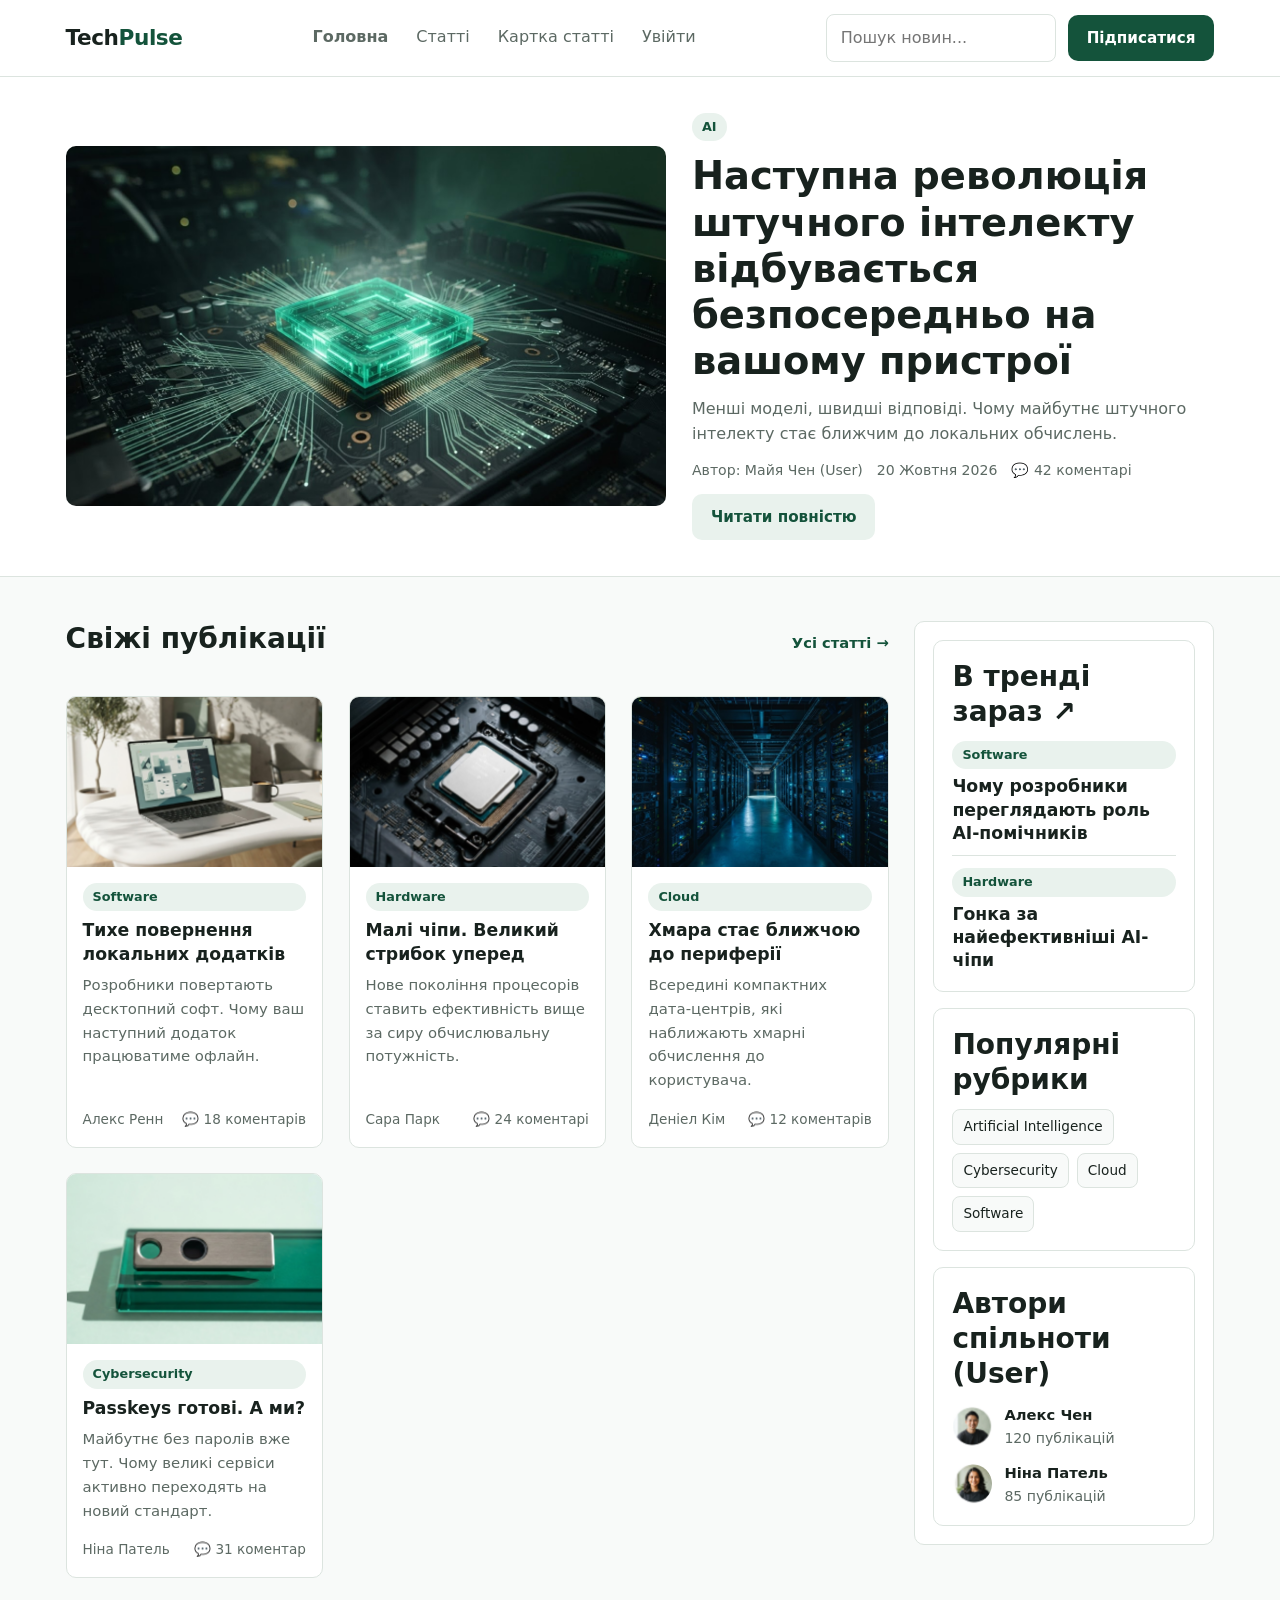
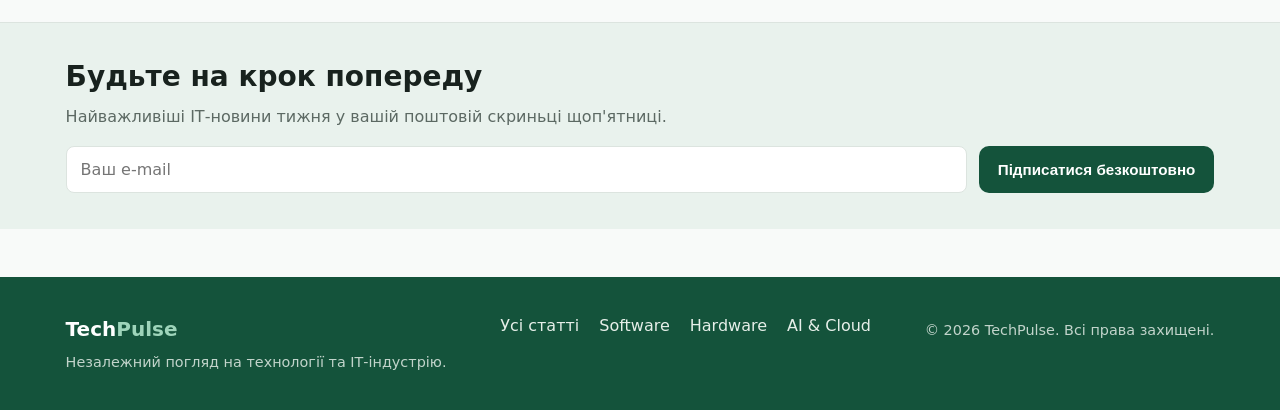
<file: src/index.html>
<!DOCTYPE html>
<html lang="uk">
<head>
  <meta charset="UTF-8">
  <meta name="viewport" content="width=device-width, initial-scale=1">
  <title>TechPulse — Портал новин ІТ-галузі</title>
  <link rel="stylesheet" href="css/style.css">
</head>
<body>
  <!-- Шапка сайту -->
  <header class="header">
    <div class="container header__inner">
      <a class="logo" href="index.html">Tech<span>Pulse</span></a>
      <nav class="nav" aria-label="Головне меню">
        <ul class="nav__list">
          <li><a class="nav__link nav__link--active" href="index.html">Головна</a></li>
          <li><a class="nav__link" href="pages/catalog.html">Статті</a></li>
          <li><a class="nav__link" href="pages/article.html">Картка статті</a></li>
          <li><a class="nav__link" href="pages/login.html">Увійти</a></li>
        </ul>
      </nav>
      <div class="header__actions">
        <form class="search-form" action="pages/catalog.html" method="get">
          <input class="search-form__input" type="search" name="q" placeholder="Пошук новин..." aria-label="Пошук новин">
        </form>
        <a class="btn btn--primary" href="#subscribe">Підписатися</a>
      </div>
    </div>
  </header>

  <main class="main">
    <!-- Hero Section: Головна новина дня -->
    <section class="hero">
      <div class="container hero__inner">
        <article class="hero-card">
          <img class="hero-card__img" src="assets/img/hero-ai.png" alt="Нова революція штучного інтелекту" width="1200" height="500">
          <div class="hero-card__content">
            <span class="badge badge--rubric">AI</span>
            <h1 class="hero-card__title">Наступна революція штучного інтелекту відбувається безпосередньо на вашому пристрої</h1>
            <p class="hero-card__text">Менші моделі, швидші відповіді. Чому майбутнє штучного інтелекту стає ближчим до локальних обчислень.</p>
            <div class="hero-card__meta">
              <span class="author">Автор: Майя Чен (User)</span>
              <time datetime="2026-10-20">20 Жовтня 2026</time>
              <span class="comments-count">💬 42 коментарі</span>
            </div>
            <a class="btn btn--secondary" href="pages/article.html">Читати повністю</a>
          </div>
        </article>
      </div>
    </section>

    <!-- Основний блок новин із сайдбаром -->
    <section class="section container workspace">
      <!-- Центральна стрічка новин -->
      <div class="workspace__center">
        <div class="section__header">
          <h2 class="section__title">Свіжі публікації</h2>
          <a class="section__link" href="pages/catalog.html">Усі статті &rarr;</a>
        </div>

        <div class="cards">
          <!-- Стаття 1 -->
          <article class="card">
            <img class="card__img" src="assets/img/article-app.png" alt="Тихе повернення локальних додатків" width="320" height="200">
            <div class="card__body">
              <span class="badge badge--rubric">Software</span>
              <h3 class="card__title"><a href="pages/article.html">Тихе повернення локальних додатків</a></h3>
              <p class="card__text">Розробники повертають десктопний софт. Чому ваш наступний додаток працюватиме офлайн.</p>
              <div class="card__meta">
                <span class="card__author">Алекс Ренн</span>
                <span class="card__comments">💬 18 коментарів</span>
              </div>
            </div>
          </article>

          <!-- Стаття 2 -->
          <article class="card">
            <img class="card__img" src="assets/img/article-chips.png" alt="Малі чіпи та великий стрибок" width="320" height="200">
            <div class="card__body">
              <span class="badge badge--rubric">Hardware</span>
              <h3 class="card__title"><a href="pages/article.html">Малі чіпи. Великий стрибок уперед</a></h3>
              <p class="card__text">Нове покоління процесорів ставить ефективність вище за сиру обчислювальну потужність.</p>
              <div class="card__meta">
                <span class="card__author">Сара Парк</span>
                <span class="card__comments">💬 24 коментарі</span>
              </div>
            </div>
          </article>

          <!-- Стаття 3 -->
          <article class="card">
            <img class="card__img" src="assets/img/article-cloud.png" alt="Хмара стає ближчою" width="320" height="200">
            <div class="card__body">
              <span class="badge badge--rubric">Cloud</span>
              <h3 class="card__title"><a href="pages/article.html">Хмара стає ближчою до периферії</a></h3>
              <p class="card__text">Всередині компактних дата-центрів, які наближають хмарні обчислення до користувача.</p>
              <div class="card__meta">
                <span class="card__author">Деніел Кім</span>
                <span class="card__comments">💬 12 коментарів</span>
              </div>
            </div>
          </article>

          <!-- Стаття 4 -->
          <article class="card">
            <img class="card__img" src="assets/img/article-passkeys.png" alt="Passkeys готові до впровадження" width="320" height="200">
            <div class="card__body">
              <span class="badge badge--rubric">Cybersecurity</span>
              <h3 class="card__title"><a href="pages/article.html">Passkeys готові. А ми?</a></h3>
              <p class="card__text">Майбутнє без паролів вже тут. Чому великі сервіси активно переходять на новий стандарт.</p>
              <div class="card__meta">
                <span class="card__author">Ніна Патель</span>
                <span class="card__comments">💬 31 коментар</span>
              </div>
            </div>
          </article>
        </div>
      </div>

      <!-- Правий сайдбар -->
      <aside class="workspace__sidebar--right" aria-label="Популярне та автори">
        <!-- Блок Тренди -->
        <section class="sidebar-block">
          <h2 class="sidebar-block__title">В тренді зараз ↗</h2>
          <ol class="trending-list">
            <li class="trending-list__item">
              <span class="badge badge--rubric">Software</span>
              <h3 class="trending-list__title"><a href="pages/article.html">Чому розробники переглядають роль AI-помічників</a></h3>
            </li>
            <li class="trending-list__item">
              <span class="badge badge--rubric">Hardware</span>
              <h3 class="trending-list__title"><a href="pages/article.html">Гонка за найефективніші AI-чіпи</a></h3>
            </li>
          </ol>
        </section>

        <!-- Блок Рубрики (Rubric) -->
        <section class="sidebar-block">
          <h2 class="sidebar-block__title">Популярні рубрики</h2>
          <div class="tags">
            <a class="tag-link" href="pages/catalog.html?rubric_id=1">Artificial Intelligence</a>
            <a class="tag-link" href="pages/catalog.html?rubric_id=2">Cybersecurity</a>
            <a class="tag-link" href="pages/catalog.html?rubric_id=3">Cloud</a>
            <a class="tag-link" href="pages/catalog.html?rubric_id=4">Software</a>
          </div>
        </section>

        <!-- Блок Активні Користувачі (User) -->
        <section class="sidebar-block">
          <h2 class="sidebar-block__title">Автори спільноти (User)</h2>
          <ul class="users-list">
            <li class="users-list__item">
              <img class="user-avatar" src="assets/img/user-alex.png" alt="Алекс Чен" width="40" height="40">
              <div class="user-info">
                <span class="user-name">Алекс Чен</span>
                <span class="user-stats">120 публікацій</span>
              </div>
            </li>
            <li class="users-list__item">
              <img class="user-avatar" src="assets/img/user-nina.png" alt="Ніна Патель" width="40" height="40">
              <div class="user-info">
                <span class="user-name">Ніна Патель</span>
                <span class="user-stats">85 публікацій</span>
              </div>
            </li>
          </ul>
        </section>
      </aside>
    </section>

    <!-- Форма підписки -->
    <section id="subscribe" class="subscribe-section">
      <div class="container subscribe-section__inner">
        <h2 class="subscribe-section__title">Будьте на крок попереду</h2>
        <p class="subscribe-section__text">Найважливіші ІТ-новини тижня у вашій поштовій скриньці щоп'ятниці.</p>
        <form class="subscribe-form" action="#" method="post">
          <input class="subscribe-form__input" type="email" placeholder="Ваш e-mail" required aria-label="Ваш e-mail">
          <button class="btn btn--primary" type="submit">Підписатися безкоштовно</button>
        </form>
      </div>
    </section>
  </main>

  <!-- Підвал -->
  <footer class="footer">
    <div class="container footer__inner">
      <div class="footer__brand">
        <a class="footer__logo" href="index.html">Tech<span>Pulse</span></a>
        <p class="footer__text">Незалежний погляд на технології та ІТ-індустрію.</p>
      </div>
      <ul class="footer__list">
        <li><a href="pages/catalog.html">Усі статті</a></li>
        <li><a href="pages/catalog.html?rubric_id=1">Software</a></li>
        <li><a href="pages/catalog.html?rubric_id=2">Hardware</a></li>
        <li><a href="pages/catalog.html?rubric_id=3">AI & Cloud</a></li>
      </ul>
      <p class="footer__copy">© 2026 TechPulse. Всі права захищені.</p>
    </div>
  </footer>
  <script>
  (() => {
    const header = document.querySelector('.header');
    if (!header) return;

    const toggleHeader = () => {
      header.classList.toggle('header--compact', window.scrollY > 40);
    };

    toggleHeader();
    window.addEventListener('scroll', toggleHeader, { passive: true });
  })();
</script>
</body>
</html>
</file>
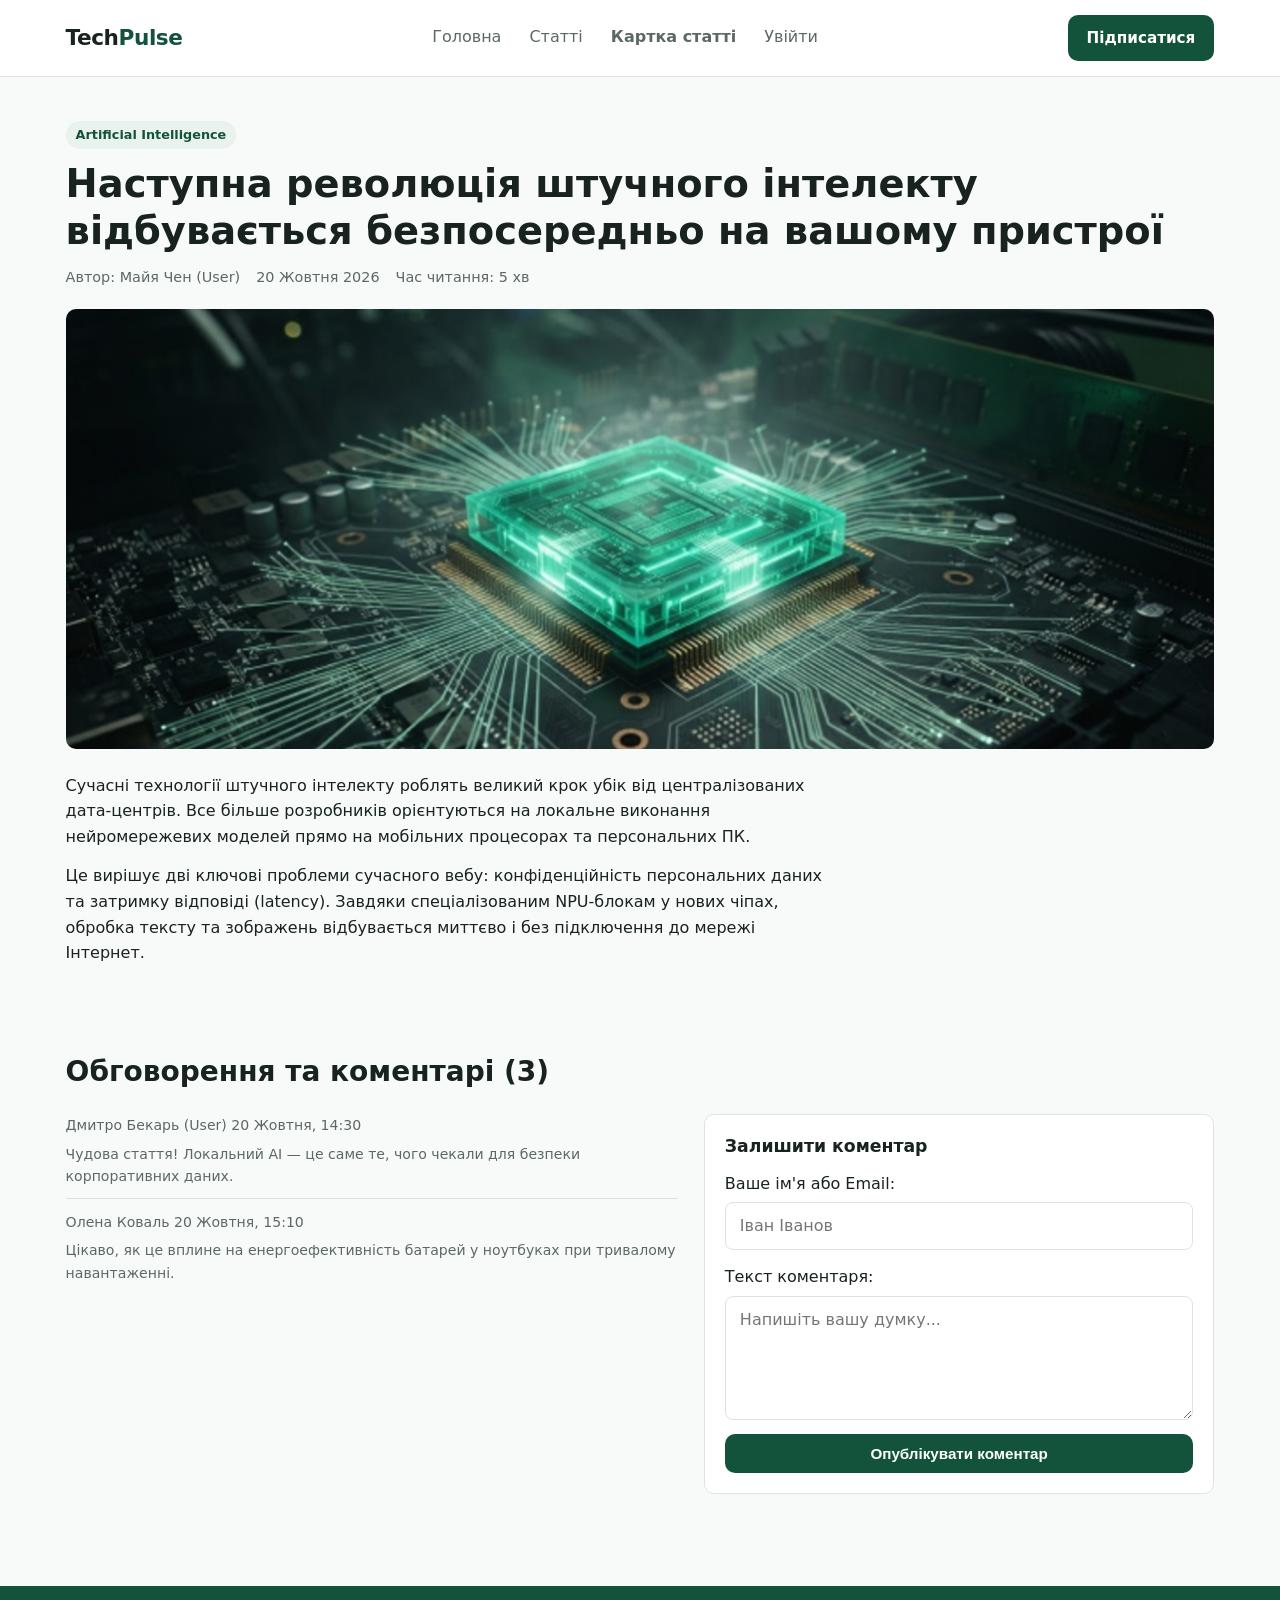
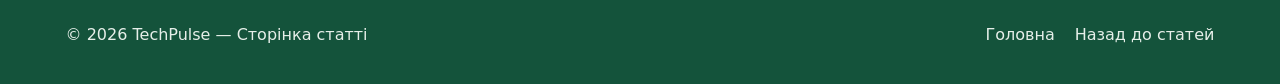
<file: src/pages/article.html>
<!DOCTYPE html>
<html lang="uk">
<head>
  <meta charset="UTF-8">
  <meta name="viewport" content="width=device-width, initial-scale=1">
  <title>TechPulse — Картка статті</title>
  <link rel="stylesheet" href="../css/style.css">
</head>
<body>
  <!-- Шапка -->
  <header class="header">
    <div class="container header__inner">
      <a class="logo" href="../index.html">Tech<span>Pulse</span></a>
      <nav class="nav" aria-label="Головне меню">
        <ul class="nav__list">
          <li><a class="nav__link" href="../index.html">Головна</a></li>
          <li><a class="nav__link" href="catalog.html">Статті</a></li>
          <li><a class="nav__link nav__link--active" href="article.html">Картка статті</a></li>
          <li><a class="nav__link" href="login.html">Увійти</a></li>
        </ul>
      </nav>
      <a class="btn btn--primary" href="../index.html#subscribe">Підписатися</a>
    </div>
  </header>

  <main class="main container">
    <!-- Повний текст статті (Article) -->
    <article class="article-full section">
      <header class="article-full__header">
        <span class="badge badge--rubric">Artificial Intelligence</span>
        <h1 class="article-full__title">Наступна революція штучного інтелекту відбувається безпосередньо на вашому пристрої</h1>
        <div class="article-full__meta">
          <span class="author">Автор: Майя Чен (User)</span>
          <time datetime="2026-10-20">20 Жовтня 2026</time>
          <span>Час читання: 5 хв</span>
        </div>
      </header>

      <img class="article-full__img" src="../assets/img/hero-ai.png" alt="Революція штучного інтелекту" width="1000" height="450">

      <div class="article-full__content">
        <p>Сучасні технології штучного інтелекту роблять великий крок убік від централізованих дата-центрів. Все більше розробників орієнтуються на локальне виконання нейромережевих моделей прямо на мобільних процесорах та персональних ПК.</p>
        <p>Це вирішує дві ключові проблеми сучасного вебу: конфіденційність персональних даних та затримку відповіді (latency). Завдяки спеціалізованим NPU-блокам у нових чіпах, обробка тексту та зображень відбувається миттєво і без підключення до мережі Інтернет.</p>
      </div>
    </article>

    <!-- Секція коментарів (Comment) -->
    <section class="comments-section section">
      <h2 class="comments-section__title">Обговорення та коментарі (3)</h2>

      <!-- Список коментарів -->
      <div class="comments-list">
        <article class="comment-item">
          <div class="comment-item__header">
            <span class="comment-item__author">Дмитро Бекарь (User)</span>
            <time class="comment-item__date" datetime="2026-10-20T14:30">20 Жовтня, 14:30</time>
          </div>
          <p class="comment-item__text">Чудова стаття! Локальний AI — це саме те, чого чекали для безпеки корпоративних даних.</p>
        </article>

        <article class="comment-item">
          <div class="comment-item__header">
            <span class="comment-item__author">Олена Коваль</span>
            <time class="comment-item__date" datetime="2026-10-20T15:10">20 Жовтня, 15:10</time>
          </div>
          <p class="comment-item__text">Цікаво, як це вплине на енергоефективність батарей у ноутбуках при тривалому навантаженні.</p>
        </article>
      </div>

      <!-- Форма додавання коментаря -->
      <aside class="add-comment-box">
        <h3 class="add-comment-box__title">Залишити коментар</h3>
        <form class="comment-form" action="#" method="post">
          <div class="form-group">
            <label for="comment-user">Ваше ім'я або Email:</label>
            <input class="form-control" id="comment-user" type="text" name="user_name" placeholder="Іван Іванов" required>
          </div>
          <div class="form-group">
            <label for="comment-text">Текст коментаря:</label>
            <textarea class="form-control" id="comment-text" name="text" rows="4" placeholder="Напишіть вашу думку..." required></textarea>
          </div>
          <button class="btn btn--primary" type="submit">Опублікувати коментар</button>
        </form>
      </aside>
    </section>
  </main>

  <!-- Підвал -->
  <footer class="footer">
    <div class="container footer__inner">
      <p>© 2026 TechPulse — Сторінка статті</p>
      <ul class="footer__list">
        <li><a href="../index.html">Головна</a></li>
        <li><a href="catalog.html">Назад до статей</a></li>
      </ul>
    </div>
  </footer>
  <script>
  (() => {
    const header = document.querySelector('.header');
    if (!header) return;

    const toggleHeader = () => {
      header.classList.toggle('header--compact', window.scrollY > 40);
    };

    toggleHeader();
    window.addEventListener('scroll', toggleHeader, { passive: true });
  })();
</script>
</body>
</html>
</file>
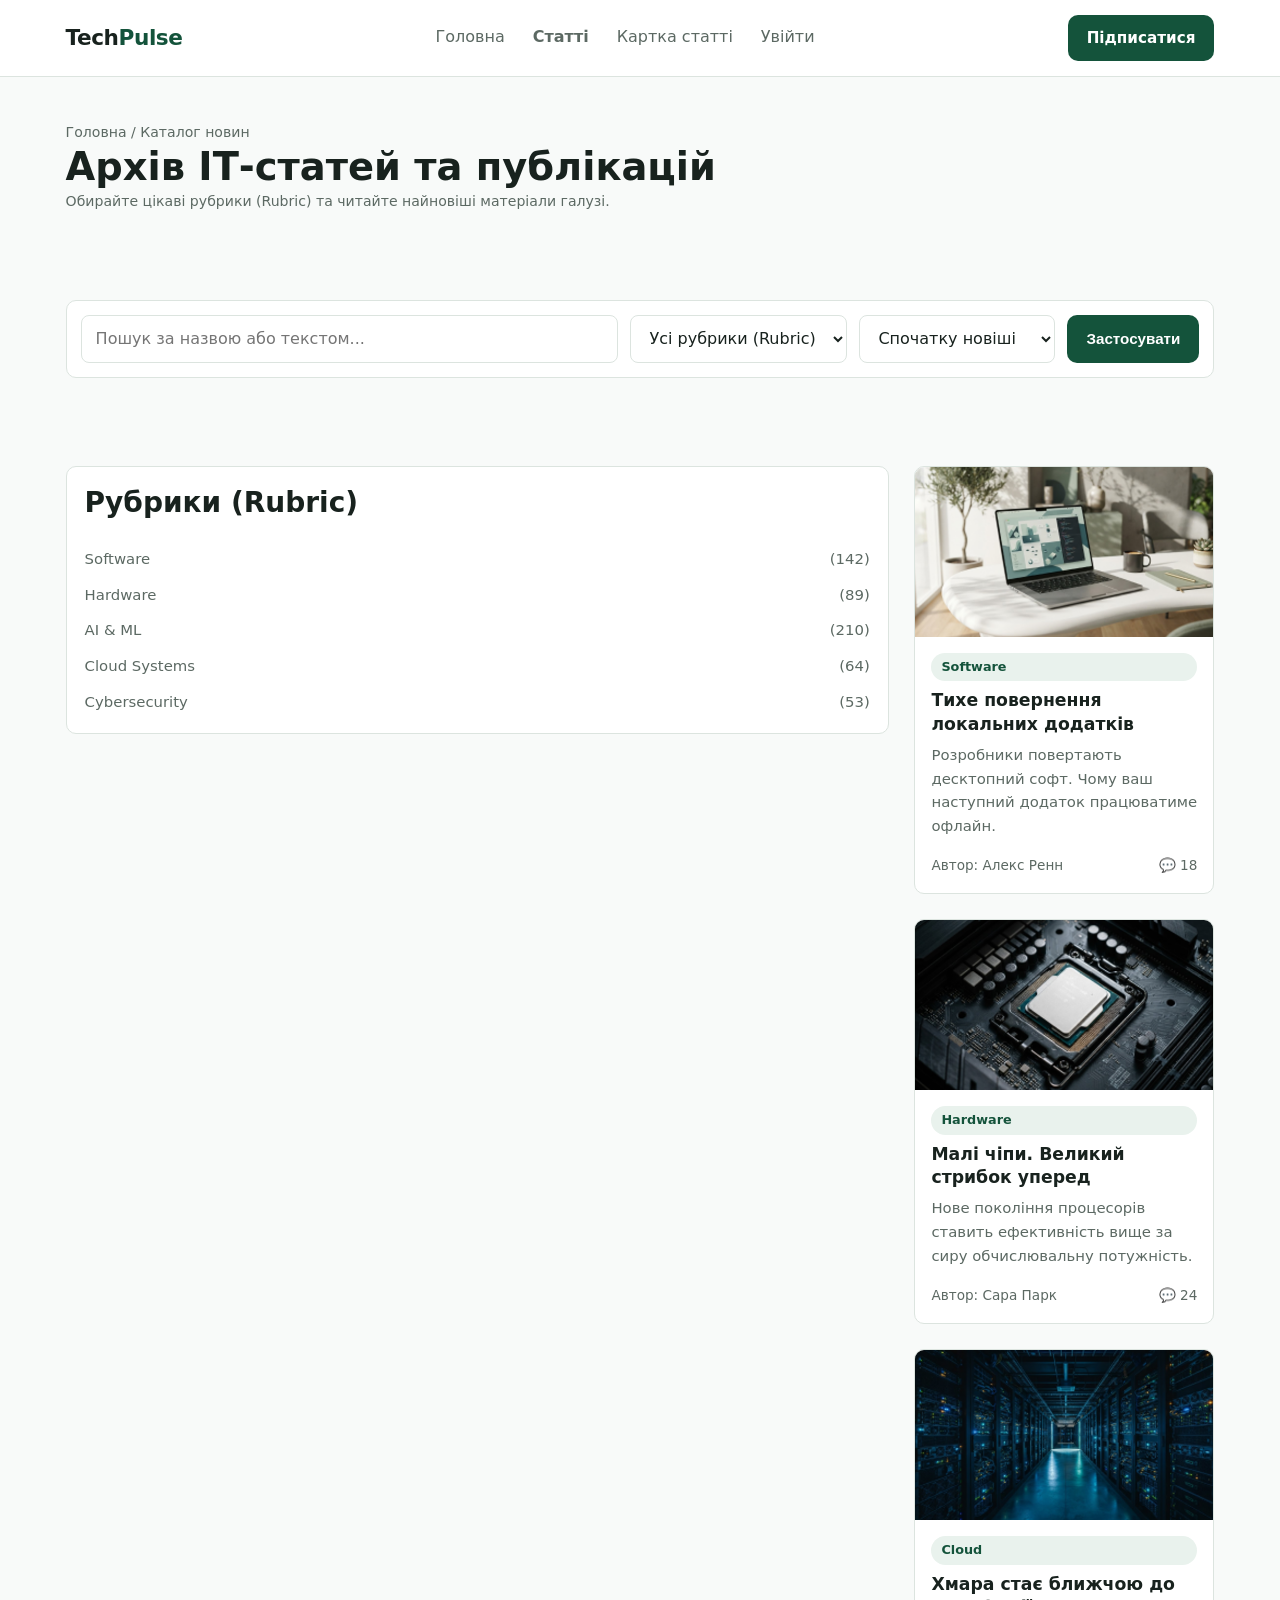
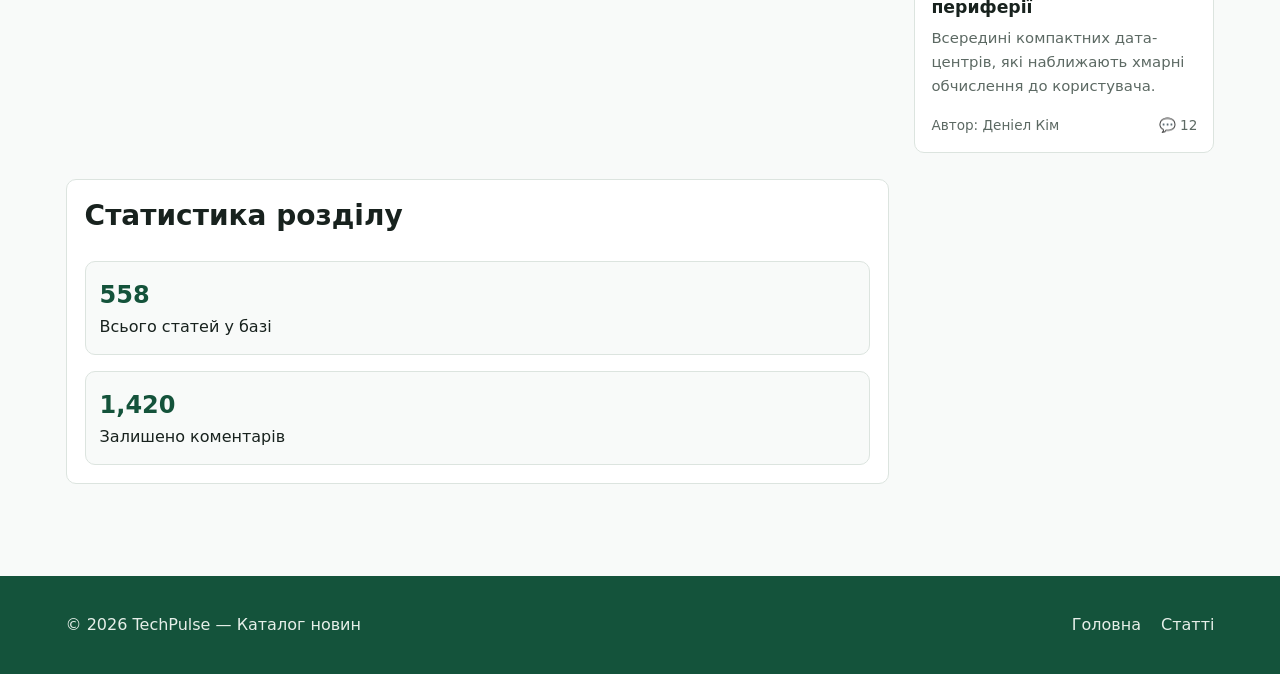
<file: src/pages/catalog.html>
<!DOCTYPE html>
<html lang="uk">
<head>
  <meta charset="UTF-8">
  <meta name="viewport" content="width=device-width, initial-scale=1">
  <title>TechPulse — Каталог статей та рубрик</title>
  <link rel="stylesheet" href="../css/style.css">
</head>
<body>
  <!-- Шапка -->
  <header class="header">
    <div class="container header__inner">
      <a class="logo" href="../index.html">Tech<span>Pulse</span></a>
      <nav class="nav" aria-label="Головне меню">
        <ul class="nav__list">
          <li><a class="nav__link" href="../index.html">Головна</a></li>
          <li><a class="nav__link nav__link--active" href="catalog.html">Статті</a></li>
          <li><a class="nav__link" href="article.html">Картка статті</a></li>
          <li><a class="nav__link" href="login.html">Увійти</a></li>
        </ul>
      </nav>
      <div class="header__actions">
        <a class="btn btn--primary" href="../index.html#subscribe">Підписатися</a>
      </div>
    </div>
  </header>

  <main class="main">
    <section class="page-head section container">
      <p class="page-head__breadcrumb">Головна / Каталог новин</p>
      <h1 class="page-head__title">Архів ІТ-статей та публікацій</h1>
      <p class="page-head__subtitle">Обирайте цікаві рубрики (Rubric) та читайте найновіші матеріали галузі.</p>
    </section>

    <!-- Блок фільтрації та пошуку -->
    <section class="section container" aria-label="Параметри фільтрації">
      <aside class="filters-panel">
        <form class="filters-form" action="#" method="get">
          <input class="filters-form__input" type="search" name="q" placeholder="Пошук за назвою або текстом...">
          <select class="filters-form__select" name="rubric_id" aria-label="Фільтр за рубрикою">
            <option value="">Усі рубрики (Rubric)</option>
            <option value="1">Software</option>
            <option value="2">Hardware</option>
            <option value="3">Artificial Intelligence</option>
            <option value="4">Cloud & DevOps</option>
            <option value="5">Cybersecurity</option>
          </select>
          <select class="filters-form__select" name="sort" aria-label="Сортування">
            <option value="date_desc">Спочатку новіші</option>
            <option value="date_asc">Спочатку старіші</option>
            <option value="popular">За популярністю</option>
          </select>
          <button class="btn btn--primary" type="submit">Застосувати</button>
        </form>
      </aside>
    </section>

    <!-- Робоча область з триколонковим макетом -->
    <section class="section container workspace">
      <!-- Ліва бічна панель: Список рубрик (Rubric) -->
      <aside class="workspace__sidebar--left" aria-label="Список рубрик">
        <h2 class="sidebar-title">Рубрики (Rubric)</h2>
        <ul class="sidebar-list">
          <li class="sidebar-list__item"><a href="catalog.html?rubric_id=1">Software <span>(142)</span></a></li>
          <li class="sidebar-list__item"><a href="catalog.html?rubric_id=2">Hardware <span>(89)</span></a></li>
          <li class="sidebar-list__item"><a href="catalog.html?rubric_id=3">AI & ML <span>(210)</span></a></li>
          <li class="sidebar-list__item"><a href="catalog.html?rubric_id=4">Cloud Systems <span>(64)</span></a></li>
          <li class="sidebar-list__item"><a href="catalog.html?rubric_id=5">Cybersecurity <span>(53)</span></a></li>
        </ul>
      </aside>

      <!-- Центральний блок: Перелік статей (Article) -->
      <div class="workspace__center">
        <div class="cards">
          <article class="card">
            <img class="card__img" src="../assets/img/article-app.png" alt="Обкладинка" width="320" height="200">
            <div class="card__body">
              <span class="badge badge--rubric">Software</span>
              <h3 class="card__title"><a href="article.html">Тихе повернення локальних додатків</a></h3>
              <p class="card__text">Розробники повертають десктопний софт. Чому ваш наступний додаток працюватиме офлайн.</p>
              <div class="card__meta">
                <span>Автор: Алекс Ренн</span>
                <span>💬 18</span>
              </div>
            </div>
          </article>

          <article class="card">
            <img class="card__img" src="../assets/img/article-chips.png" alt="Обкладинка" width="320" height="200">
            <div class="card__body">
              <span class="badge badge--rubric">Hardware</span>
              <h3 class="card__title"><a href="article.html">Малі чіпи. Великий стрибок уперед</a></h3>
              <p class="card__text">Нове покоління процесорів ставить ефективність вище за сиру обчислювальну потужність.</p>
              <div class="card__meta">
                <span>Автор: Сара Парк</span>
                <span>💬 24</span>
              </div>
            </div>
          </article>

          <article class="card">
            <img class="card__img" src="../assets/img/article-cloud.png" alt="Обкладинка" width="320" height="200">
            <div class="card__body">
              <span class="badge badge--rubric">Cloud</span>
              <h3 class="card__title"><a href="article.html">Хмара стає ближчою до периферії</a></h3>
              <p class="card__text">Всередині компактних дата-центрів, які наближають хмарні обчислення до користувача.</p>
              <div class="card__meta">
                <span>Автор: Деніел Кім</span>
                <span>💬 12</span>
              </div>
            </div>
          </article>
        </div>
      </div>

      <!-- Права бічна панель: Статистика каталогу -->
      <aside class="workspace__sidebar--right" aria-label="Статистика сайту">
        <h2 class="sidebar-title">Статистика розділу</h2>
        <div class="stat-card">
          <p class="stat-card__value">558</p>
          <p class="stat-card__label">Всього статей у базі</p>
        </div>
        <div class="stat-card">
          <p class="stat-card__value">1,420</p>
          <p class="stat-card__label">Залишено коментарів</p>
        </div>
      </aside>
    </section>
  </main>

  <!-- Підвал -->
  <footer class="footer">
    <div class="container footer__inner">
      <p>© 2026 TechPulse — Каталог новин</p>
      <ul class="footer__list">
        <li><a href="../index.html">Головна</a></li>
        <li><a href="catalog.html">Статті</a></li>
      </ul>
    </div>
  </footer>
  <script>
  (() => {
    const header = document.querySelector('.header');
    if (!header) return;

    const toggleHeader = () => {
      header.classList.toggle('header--compact', window.scrollY > 40);
    };

    toggleHeader();
    window.addEventListener('scroll', toggleHeader, { passive: true });
  })();
</script>
</body>
</html>
</file>
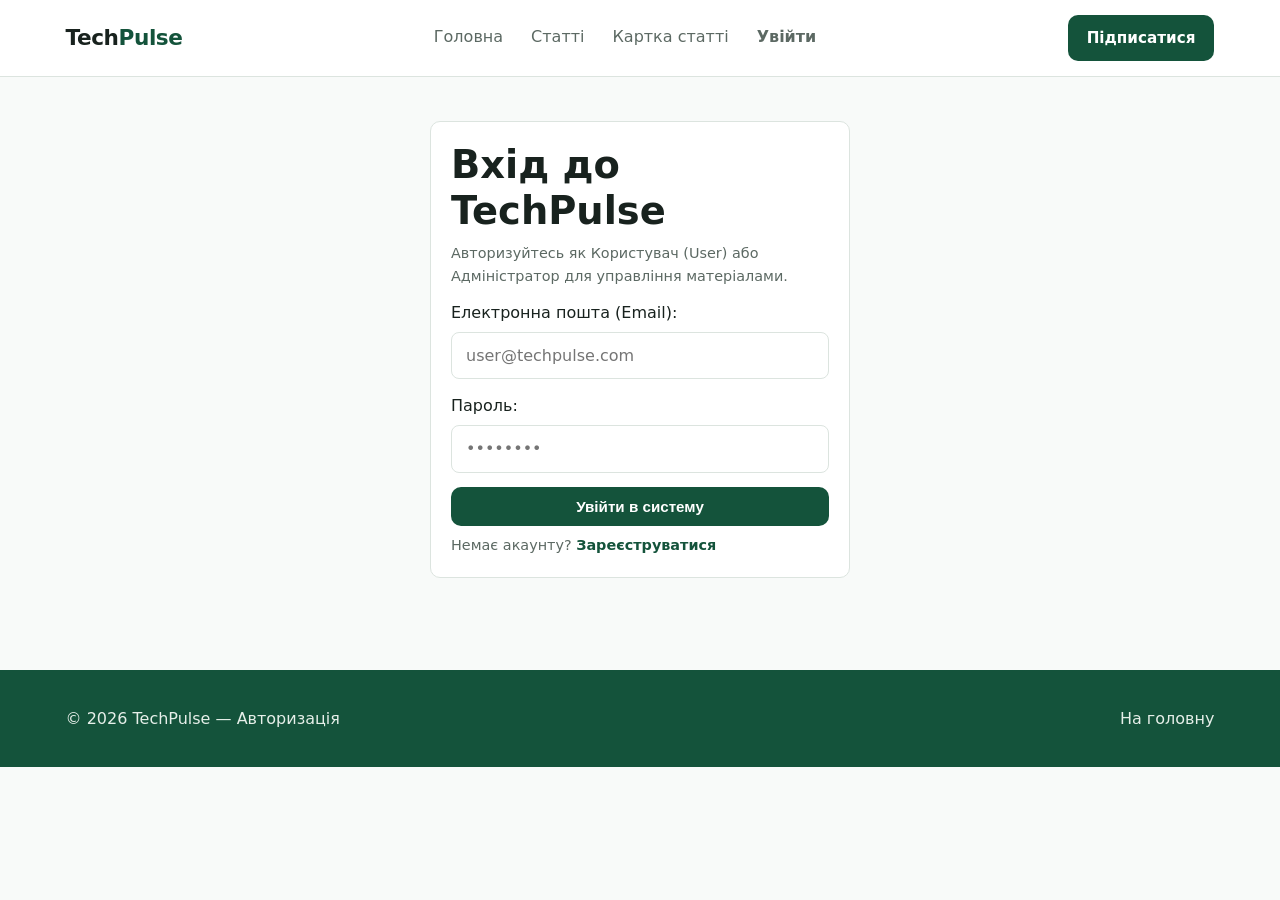
<file: src/pages/login.html>
<!DOCTYPE html>
<html lang="uk">
<head>
  <meta charset="UTF-8">
  <meta name="viewport" content="width=device-width, initial-scale=1">
  <title>TechPulse — Авторизація користувача</title>
  <link rel="stylesheet" href="../css/style.css">
</head>
<body>
  <!-- Шапка -->
  <header class="header">
    <div class="container header__inner">
      <a class="logo" href="../index.html">Tech<span>Pulse</span></a>
      <nav class="nav" aria-label="Головне меню">
        <ul class="nav__list">
          <li><a class="nav__link" href="../index.html">Головна</a></li>
          <li><a class="nav__link" href="catalog.html">Статті</a></li>
          <li><a class="nav__link" href="article.html">Картка статті</a></li>
          <li><a class="nav__link nav__link--active" href="login.html">Увійти</a></li>
        </ul>
      </nav>
      <a class="btn btn--primary" href="../index.html#subscribe">Підписатися</a>
    </div>
  </header>

  <main class="main container">
    <section class="auth-section section">
      <div class="auth-card">
        <h1 class="auth-card__title">Вхід до TechPulse</h1>
        <p class="auth-card__subtitle">Авторизуйтесь як Користувач (User) або Адміністратор для управління матеріалами.</p>

        <form class="auth-form" action="#" method="post">
          <div class="form-group">
            <label for="login-email">Електронна пошта (Email):</label>
            <input class="form-control" id="login-email" type="email" name="email" placeholder="user@techpulse.com" required>
          </div>

          <div class="form-group">
            <label for="login-password">Пароль:</label>
            <input class="form-control" id="login-password" type="password" name="password" placeholder="••••••••" required>
          </div>

          <button class="btn btn--primary btn--full" type="submit">Увійти в систему</button>
        </form>

        <p class="auth-card__footer">
          Немає акаунту? <a href="#">Зареєструватися</a>
        </p>
      </div>
    </section>
  </main>

  <!-- Підвал -->
  <footer class="footer">
    <div class="container footer__inner">
      <p>© 2026 TechPulse — Авторизація</p>
      <ul class="footer__list">
        <li><a href="../index.html">На головну</a></li>
      </ul>
    </div>
  </footer>
  <script>
  (() => {
    const header = document.querySelector('.header');
    if (!header) return;

    const toggleHeader = () => {
      header.classList.toggle('header--compact', window.scrollY > 40);
    };

    toggleHeader();
    window.addEventListener('scroll', toggleHeader, { passive: true });
  })();
</script>
</body>
</html>
</file>
<file: src/css/style.css>
/* ---------- 1. Змінні та скидання ---------- */
:root {
  --color-primary: #14533b;
  --color-primary-hover: #0e3e2c;
  --color-accent-soft: #e9f2ed;
  --color-text: #18221e;
  --color-muted: #5c6963;
  --color-bg: #f8faf9;
  --color-surface: #ffffff;
  --color-border: #dce4df;
  --radius: 10px;
  --gap: clamp(16px, 2vw, 28px);
  --container: 1200px;
}

*, *::before, *::after {
  box-sizing: border-box;
}

body, h1, h2, h3, p, ul, ol, form {
  margin: 0;
  padding: 0;
}

ul, ol {
  list-style: none;
}

a {
  text-decoration: none;
  color: inherit;
}

img {
  max-width: 100%;
  height: auto;
  display: block;
}

/* ---------- 2. Типографіка ---------- */
body {
  font-family: system-ui, -apple-system, "Segoe UI", Roboto, sans-serif;
  font-size: 16px;
  line-height: 1.6;
  color: var(--color-text);
  background: var(--color-bg);
}

h1 {
  font-size: clamp(1.65rem, 3vw, 2.4rem);
  line-height: 1.2;
  font-weight: 700;
}

h2 {
  font-size: clamp(1.25rem, 2.2vw, 1.75rem);
  line-height: 1.25;
  font-weight: 600;
}

h3 {
  font-size: 1.08rem;
  line-height: 1.35;
  font-weight: 600;
}

/* ---------- 3. Макет ---------- */
.container {
  max-width: var(--container);
  margin-inline: auto;
  padding-inline: var(--gap);
}

.header {
  position: sticky;
  top: 0;
  z-index: 10;
  background: var(--color-surface);
  border-bottom: 1px solid var(--color-border);
}

.header__inner {
  display: flex;
  align-items: center;
  justify-content: space-between;
  gap: 20px;
  min-height: 64px;
}

.logo {
  font-weight: 700;
  font-size: 1.25rem;
  letter-spacing: -0.02em;
}

.logo span {
  color: var(--color-primary);
}

.nav__list {
  display: flex;
  gap: 20px;
}

.nav__link {
  display: inline-block;
  padding: 8px 4px;
  color: var(--color-muted);
  border-bottom: 2px solid transparent;
  transition: color 0.2s ease, border-color 0.2s ease;
}

.nav__link:hover,
.nav__link:focus-visible {
  color: var(--color-primary);
}

.nav__link--active {
  color: var(--color-text);
  font-weight: 600;
  border-bottom-color: var(--color-primary);
}

.header__actions {
  display: flex;
  align-items: center;
  gap: 12px;
}

.main {
  min-height: 60vh;
}

.section {
  padding-block: 44px;
}

.section__header {
  display: flex;
  align-items: baseline;
  justify-content: space-between;
  gap: 16px;
  margin-bottom: 20px;
  flex-wrap: wrap;
}

.section__title {
  margin-bottom: 20px;
}

.section__header .section__title {
  margin-bottom: 0;
}

.section__link {
  font-size: 0.92rem;
  font-weight: 600;
  color: var(--color-primary);
}

.workspace {
  display: grid;
  grid-template-columns: minmax(0, 1fr) 300px;
  gap: var(--gap);
  align-items: start;
}

.workspace--three-col {
  grid-template-columns: 240px minmax(0, 1fr) 250px;
}

.workspace__center {
  display: flex;
  flex-direction: column;
  gap: 20px;
  min-width: 0;
}

.workspace__sidebar--left,
.workspace__sidebar--right {
  display: flex;
  flex-direction: column;
  gap: 16px;
}

.footer {
  background: var(--color-primary);
  color: #e6efe9;
  padding-block: 36px;
  margin-top: 48px;
}

.footer__inner {
  display: flex;
  justify-content: space-between;
  align-items: flex-start;
  gap: 24px;
  flex-wrap: wrap;
}

.footer__logo {
  font-weight: 700;
  font-size: 1.25rem;
  color: #ffffff;
}

.footer__logo span {
  color: #9ed4ba;
}

.footer__text,
.footer__copy {
  font-size: 0.9rem;
  color: #c2d4cb;
  margin-top: 6px;
}

.footer__list {
  display: flex;
  gap: 20px;
  flex-wrap: wrap;
}

.footer__list a:hover {
  text-decoration: underline;
}

/* ---------- 4. Компоненти ---------- */
.btn {
  display: inline-flex;
  align-items: center;
  justify-content: center;
  padding: 10px 18px;
  border-radius: var(--radius);
  font-weight: 600;
  font-size: 0.95rem;
  border: 1px solid transparent;
  cursor: pointer;
  transition: background-color 0.2s ease, color 0.2s ease;
}

.btn--primary {
  background: var(--color-primary);
  color: #ffffff;
}

.btn--primary:hover,
.btn--primary:focus-visible {
  background: var(--color-primary-hover);
}

.btn--secondary {
  background: var(--color-accent-soft);
  color: var(--color-primary);
}

.btn--full {
  width: 100%;
}

.badge {
  display: inline-block;
  padding: 4px 10px;
  border-radius: 999px;
  font-size: 0.8rem;
  font-weight: 600;
}

.badge--rubric {
  background: var(--color-accent-soft);
  color: var(--color-primary);
}

.search-form__input,
.filters-form__input,
.filters-form__select,
.form-control,
.subscribe-form__input {
  padding: 10px 14px;
  border: 1px solid var(--color-border);
  border-radius: 8px;
  font: inherit;
  color: var(--color-text);
  background: var(--color-surface);
}

.hero {
  background: var(--color-surface);
  border-bottom: 1px solid var(--color-border);
  padding-block: 36px;
}

.hero-card {
  display: grid;
  grid-template-columns: 1.15fr 1fr;
  gap: var(--gap);
  align-items: center;
}

.hero-card__img {
  width: 100%;
  max-height: 360px;
  object-fit: cover;
  border-radius: var(--radius);
}

.hero-card__content {
  display: flex;
  flex-direction: column;
  align-items: flex-start;
  gap: 12px;
}

.hero-card__text {
  color: var(--color-muted);
}

.hero-card__meta {
  display: flex;
  gap: 14px;
  flex-wrap: wrap;
  font-size: 0.88rem;
  color: var(--color-muted);
}

.cards {
  display: grid;
  gap: var(--gap);
  grid-template-columns: repeat(auto-fill, minmax(240px, 1fr));
}

.card {
  display: flex;
  flex-direction: column;
  background: var(--color-surface);
  border: 1px solid var(--color-border);
  border-radius: var(--radius);
  overflow: hidden;
}

.card__img {
  width: 100%;
  height: 170px;
  object-fit: cover;
}

.card__body {
  display: flex;
  flex-direction: column;
  gap: 8px;
  padding: 16px;
  flex: 1;
}

.card__title a:hover {
  color: var(--color-primary);
}

.card__text {
  color: var(--color-muted);
  font-size: 0.93rem;
}

.card__meta {
  display: flex;
  justify-content: space-between;
  gap: 8px;
  margin-top: auto;
  padding-top: 8px;
  font-size: 0.85rem;
  color: var(--color-muted);
}

.sidebar-block,
.workspace__sidebar--left,
.workspace__sidebar--right {
  background: var(--color-surface);
  border: 1px solid var(--color-border);
  border-radius: var(--radius);
  padding: 18px;
}

.sidebar-block__title,
.sidebar-title {
  margin-bottom: 12px;
}

.trending-list,
.sidebar-list,
.users-list,
.comments-list {
  display: flex;
  flex-direction: column;
  gap: 12px;
}

.trending-list__item,
.comment-item {
  display: flex;
  flex-direction: column;
  gap: 6px;
  padding-bottom: 10px;
  border-bottom: 1px solid var(--color-border);
}

.trending-list__item:last-child,
.comment-item:last-child {
  border-bottom: none;
  padding-bottom: 0;
}

.sidebar-list__item a {
  display: flex;
  justify-content: space-between;
  gap: 8px;
  color: var(--color-muted);
  font-size: 0.93rem;
}

.sidebar-list__item a:hover {
  color: var(--color-primary);
}

.tags {
  display: flex;
  flex-wrap: wrap;
  gap: 8px;
}

.tag-link {
  padding: 6px 10px;
  border-radius: 8px;
  background: var(--color-bg);
  border: 1px solid var(--color-border);
  font-size: 0.85rem;
  color: var(--color-text);
}

.tag-link:hover {
  border-color: var(--color-primary);
  color: var(--color-primary);
}

.users-list__item {
  display: flex;
  align-items: center;
  gap: 12px;
}

.user-avatar {
  width: 40px;
  height: 40px;
  border-radius: 999px;
  object-fit: cover;
  flex-shrink: 0;
}

.user-info {
  display: flex;
  flex-direction: column;
}

.user-name {
  font-weight: 600;
  font-size: 0.92rem;
}

.user-stats,
.comment-item__header,
.comment-item__text,
.page-head__breadcrumb,
.page-head__subtitle {
  font-size: 0.88rem;
  color: var(--color-muted);
}

.filters-panel {
  background: var(--color-surface);
  border: 1px solid var(--color-border);
  border-radius: var(--radius);
  padding: 14px;
}

.filters-form {
  display: flex;
  gap: 12px;
  flex-wrap: wrap;
}

.filters-form__input {
  flex: 1 1 240px;
}

.stat-card {
  background: var(--color-bg);
  border: 1px solid var(--color-border);
  border-radius: var(--radius);
  padding: 14px;
}

.stat-card__value {
  font-size: 1.5rem;
  font-weight: 700;
  color: var(--color-primary);
}

.article-full__header {
  display: flex;
  flex-direction: column;
  align-items: flex-start;
  gap: 12px;
  margin-bottom: 20px;
}

.article-full__meta {
  display: flex;
  gap: 16px;
  flex-wrap: wrap;
  font-size: 0.9rem;
  color: var(--color-muted);
}

.article-full__img {
  width: 100%;
  max-height: 440px;
  object-fit: cover;
  border-radius: var(--radius);
  margin-bottom: 24px;
}

.article-full__content {
  display: flex;
  flex-direction: column;
  gap: 14px;
  max-width: 75ch;
}

.comments-section {
  display: grid;
  grid-template-columns: 1.2fr 1fr;
  gap: var(--gap);
  align-items: start;
}

.comments-section__title {
  grid-column: 1 / -1;
}

.add-comment-box,
.auth-card {
  background: var(--color-surface);
  border: 1px solid var(--color-border);
  border-radius: var(--radius);
  padding: 20px;
}

.comment-form,
.auth-form {
  display: flex;
  flex-direction: column;
  gap: 14px;
  margin-top: 12px;
}

.form-group {
  display: flex;
  flex-direction: column;
  gap: 6px;
}

.auth-section {
  display: flex;
  justify-content: center;
}

.auth-card {
  width: 100%;
  max-width: 420px;
}

.auth-card__subtitle,
.auth-card__footer {
  margin-top: 8px;
  font-size: 0.9rem;
  color: var(--color-muted);
}

.auth-card__footer a {
  color: var(--color-primary);
  font-weight: 600;
}

.subscribe-section {
  background: var(--color-accent-soft);
  border-top: 1px solid var(--color-border);
  padding-block: 36px;
}

.subscribe-section__inner {
  display: flex;
  flex-direction: column;
  gap: 10px;
}

.subscribe-section__text {
  color: var(--color-muted);
}

.subscribe-form {
  display: flex;
  gap: 12px;
  flex-wrap: wrap;
  margin-top: 6px;
}

.subscribe-form__input {
  flex: 1 1 260px;
}

/* ---------- 5. Медіазапити ---------- */
@media (max-width: 992px) {
  .hero-card,
  .workspace,
  .workspace--three-col,
  .comments-section {
    grid-template-columns: 1fr;
  }
}

@media (max-width: 768px) {
  .header__inner {
    min-height: 58px;
    flex-wrap: wrap;
  }

  .nav__list {
    gap: 12px;
    font-size: 0.9rem;
  }

  .header__actions {
    width: 100%;
    flex-wrap: wrap;
  }

  .search-form,
  .search-form__input {
    width: 100%;
  }

  .section {
    padding-block: 32px;
  }
}

@media (max-width: 480px) {
  .nav__list {
    flex-wrap: wrap;
  }

  .footer__inner {
    flex-direction: column;
    align-items: flex-start;
  }
}

/* У :root додаємо змінні висоти шапки */
:root {
  --header-height: 76px;
  --header-height-compact: 52px;
}

/* ---------- 3. Макет ---------- */
.header {
  position: sticky;
  top: 0;
  z-index: 10;
  background: var(--color-surface);
  border-bottom: 1px solid var(--color-border);
  transition: box-shadow 0.25s ease, background-color 0.25s ease;
}

.header__inner {
  display: flex;
  align-items: center;
  justify-content: space-between;
  gap: 20px;
  min-height: var(--header-height);
  padding-block: 8px;
  transition: min-height 0.25s ease, padding-block 0.25s ease, gap 0.25s ease;
}

.logo {
  font-weight: 700;
  font-size: 1.35rem;
  letter-spacing: -0.02em;
  transition: font-size 0.25s ease;
}

.nav__list {
  display: flex;
  gap: 20px;
  transition: gap 0.25s ease;
}

.nav__link {
  display: inline-block;
  padding: 8px 4px;
  color: var(--color-muted);
  border-bottom: 2px solid transparent;
  transition: color 0.2s ease, border-color 0.2s ease, padding 0.25s ease, font-size 0.25s ease;
}

/* Компактний стан «липкої» шапки при прокручуванні */
.header--compact {
  box-shadow: 0 4px 16px rgba(24, 34, 30, 0.08);
}

.header--compact .header__inner {
  min-height: var(--header-height-compact);
  padding-block: 4px;
  gap: 14px;
}

.header--compact .logo {
  font-size: 1.1rem;
}

.header--compact .nav__list {
  gap: 14px;
}

.header--compact .nav__link {
  padding: 4px 2px;
  font-size: 0.92rem;
}

.header--compact .btn {
  padding: 6px 14px;
  font-size: 0.88rem;
}

.header--compact .search-form__input {
  padding: 6px 12px;
  font-size: 0.9rem;
}
</file>
